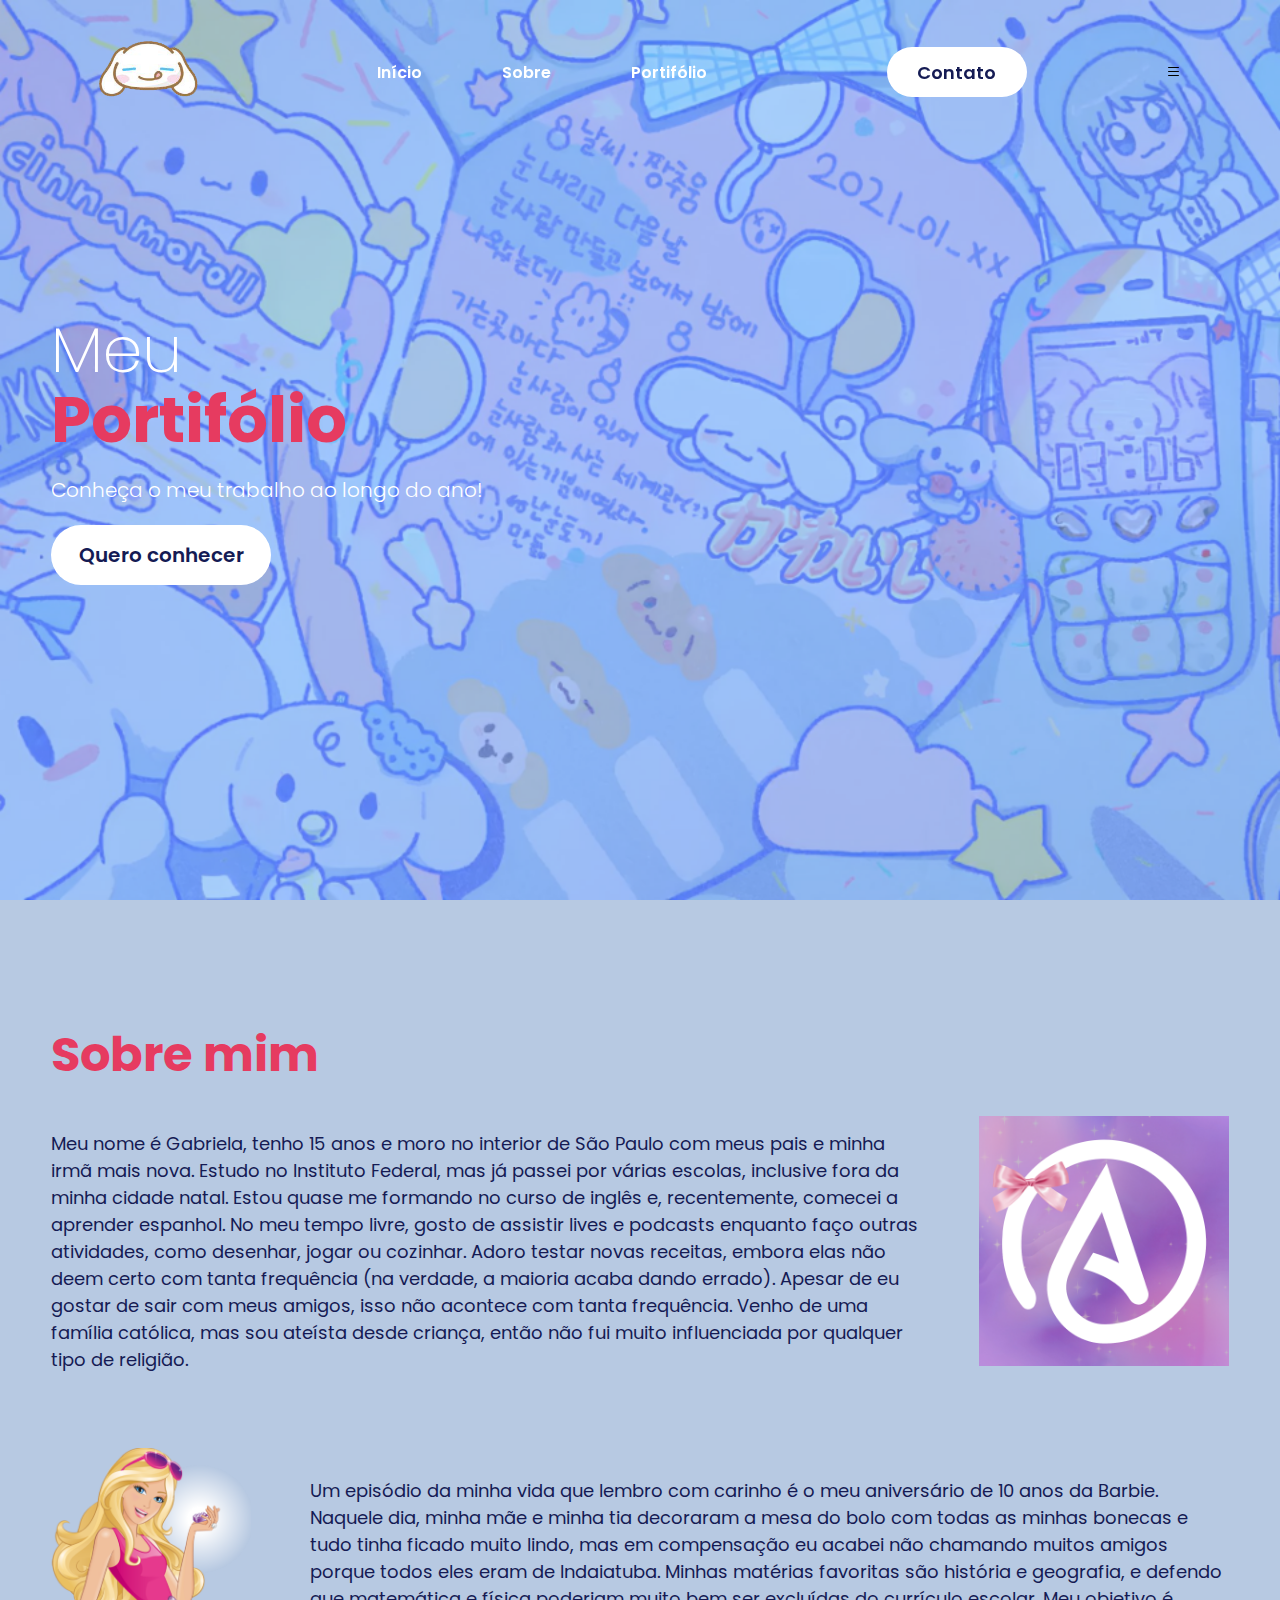
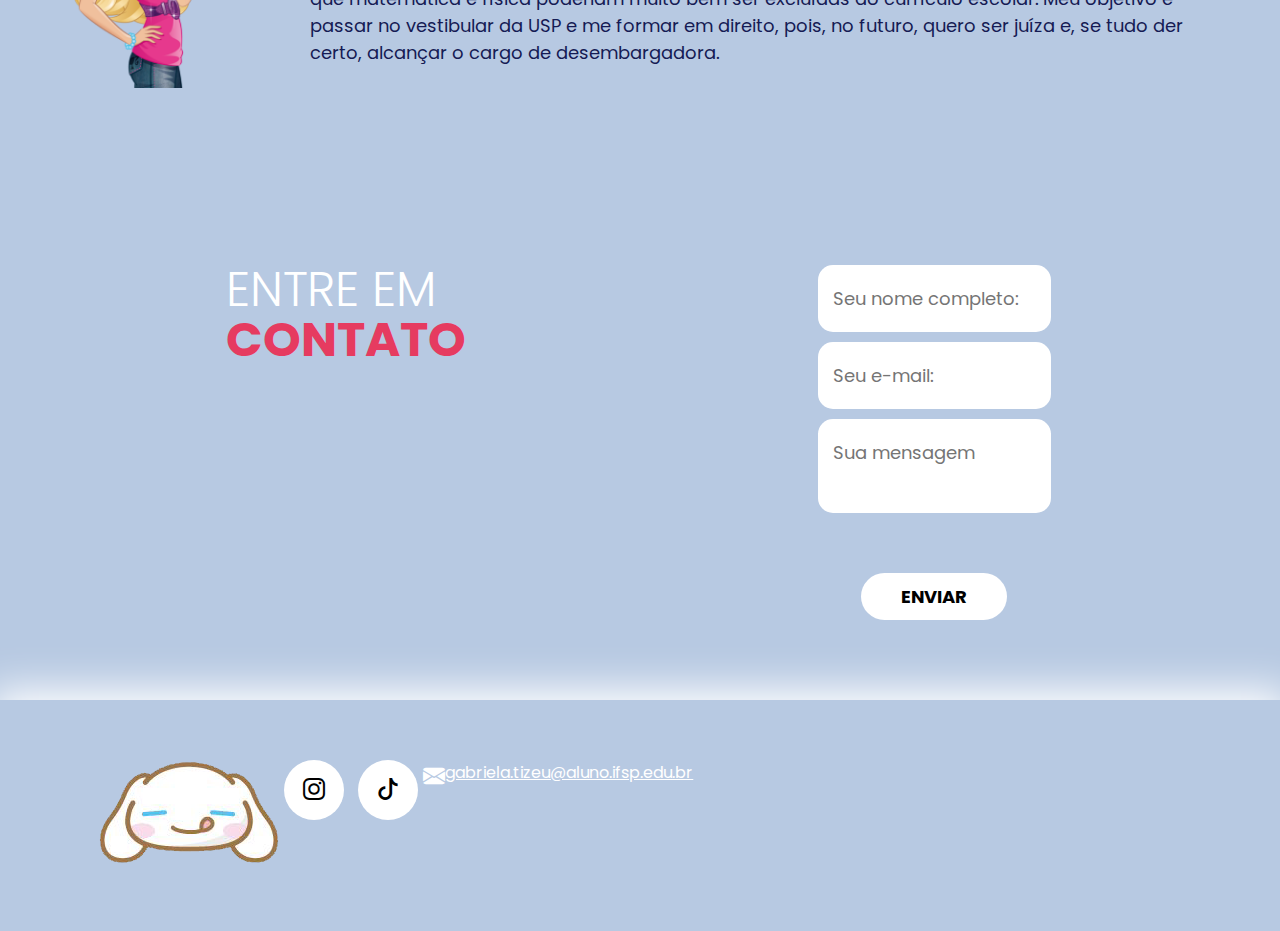
<file: index.html>
<!DOCTYPE html>
<html lang="pt-br">
<head>
    <meta charset="UTF-8">
    <meta name="viewport" content="width=device-width, initial-scale=1.0">
    <link rel="preconnect" href="https://fonts.googleapis.com">
    <link rel="preconnect" href="https://fonts.gstatic.com" crossorigin>
    <link href="https://fonts.googleapis.com/css2?family=Poppins:ital,wght@0,100;0,200;0,300;0,400;0,500;0,600;0,700;0,800;0,900;1,100;1,200;1,300;1,400;1,500;1,600;1,700;1,800;1,900&display=swap" rel="stylesheet">
    <link rel="stylesheet" href="https://cdn.jsdelivr.net/npm/bootstrap-icons@1.10.5/font/bootstrap-icons.css">
    <link rel="stylesheet" href="style.css">

    <script src="menu.js" defer></script>

    <title>cinnamoroll</title>
</head>
<body>
    
    <header id="header">
        <div class="interface">
            <div class="logo">
                <a href="#inicio">
                    <img src="images/cin.png" alt="logotipo">
                </a>
            </div><!--logo-->

            <nav class="menu-desktop">
                <ul>
                    <li><a href="#inicio">Início</a></li>
                    <li><a href="#sobre">Sobre</a></li>
                    <li><a href="portifolio.html">Portifólio</a></li>
                </ul>
            </nav>

            <div class="btn-contato">
                <a href="#contato">
                    <button>Contato</button>
                </a>
            </div><!--btn-contato-->

            <div class="btn-abrir-menu" id="btn-menu">
                <i class="bi bi-list"></i>
            </div>
        </div><!--interface-->
    </header>

    <section class="topo-do-site" id="inicio">
        <div class="interface">
            <div class="txt-topo-site">
                <h1>Meu <span>Portifólio</span></h1>
                <p>Conheça o meu trabalho ao longo do ano!</p>

                <a href="portifolio.html">
                    <button>Quero conhecer</button>
                </a>
        </div><!--interface-->
    </section><!--topo-do-site-->

    <section class="autobiografia" id="sobre">
        <div class="interface">
            <div class="flex">
                <article class="primeiraParte">
                    <div class="txt-itens">
                        <h3>Sobre mim</h3>
                        <p>    Meu nome é Gabriela, tenho 15 anos e moro no interior de São Paulo com meus pais e minha irmã mais nova. Estudo no Instituto Federal, mas já passei por várias escolas, inclusive fora da minha cidade natal. Estou quase me formando no curso de inglês e, recentemente, comecei a aprender espanhol.
                        No meu tempo livre, gosto de assistir lives e podcasts enquanto faço outras atividades, como desenhar, jogar ou cozinhar. Adoro testar novas receitas, embora elas não deem certo com tanta frequência (na verdade, a maioria acaba dando errado).
                        Apesar de eu gostar de sair com meus amigos, isso não acontece com tanta frequência. Venho de uma família católica, mas sou ateísta desde criança, então não fui muito influenciada por qualquer tipo de religião.</p>
                    </div>
                    
                    <div class="img-itens">
                        <img src="images/fotoAt.png" alt="">
                    </div>
                </article>

                <br>

                <article class="segundaParte">
                    <div class="img-itens">
                        <img src="images/fotoBa.png" alt="">
                    </div>
                        
                    <div class="txt-itens">
                        <p>    Um episódio da minha vida que lembro com carinho é o meu aniversário de 10 anos da Barbie. Naquele dia, minha mãe e minha tia decoraram a mesa do bolo 
                        com todas as minhas bonecas e tudo tinha ficado muito lindo, mas em compensação eu acabei não chamando muitos amigos porque todos eles eram de Indaiatuba.
                        Minhas matérias favoritas são história e geografia, e defendo que matemática e física poderiam muito bem ser excluídas do currículo escolar. Meu objetivo é 
                        passar no vestibular da USP e me formar em direito, pois, no futuro, quero ser juíza e, se tudo der certo, alcançar o cargo de desembargadora.</p>
                    </div>
                    
                </article>
            </div><!--flex-->
        </div><!--interface-->
    </section><!--autobiografia-->

    <section class="contato" id="contato">
        <div class="interface">
            <article class="txt-contato">
                <h2>ENTRE EM<br><span>CONTATO</span></h2>
            </article>

            <article class="formulario">
                <form action="">
                    <input type="text" name="" id="" placeholder="Seu nome completo:" required>
                    <input type="text" name="" id="" placeholder="Seu e-mail:" required>
                    <textarea name="" id="" placeholder="Sua mensagem" required></textarea>
                    <div class="btn-enviar"><input type="submit" value="ENVIAR"></div>
                </form>
            </article>
        </div><!--interface-->
    </section><!--contato-->

    <footer>
        <div class="interface">
            <div class="line-footer">
                <div class="flex">
                    <div class="logo-footer">
                        <img src="images/cin.png" alt="logotipo">
                    </div><!--logo-footer-->
                    <div class="btn-social">
                        <a href="https://www.instagram.com/gabi.tizeu/profilecard/?igsh=cHhjb2w1M3liZ3kz"><button><i class="bi bi-instagram"></i></button></a>
                        <a href="https://www.tiktok.com/@iggabbi?is_from_webapp=1&sender_device=pc"><button><i class="bi bi-tiktok"></i></button></a>
                    </div><!--btn-social-->
                </div>
            </div><!--line-footer-->

            <div class="line-footer borda">
                <p><i class="bi bi-envelope-fill"></i> <a href="mailto:gabriela.tizeu@aluno.ifsp.edu.br">gabriela.tizeu@aluno.ifsp.edu.br</a></p>
            </div><!--line-footer-->
        </div><!--interface-->
    </footer>

</body>
</html>
</file>
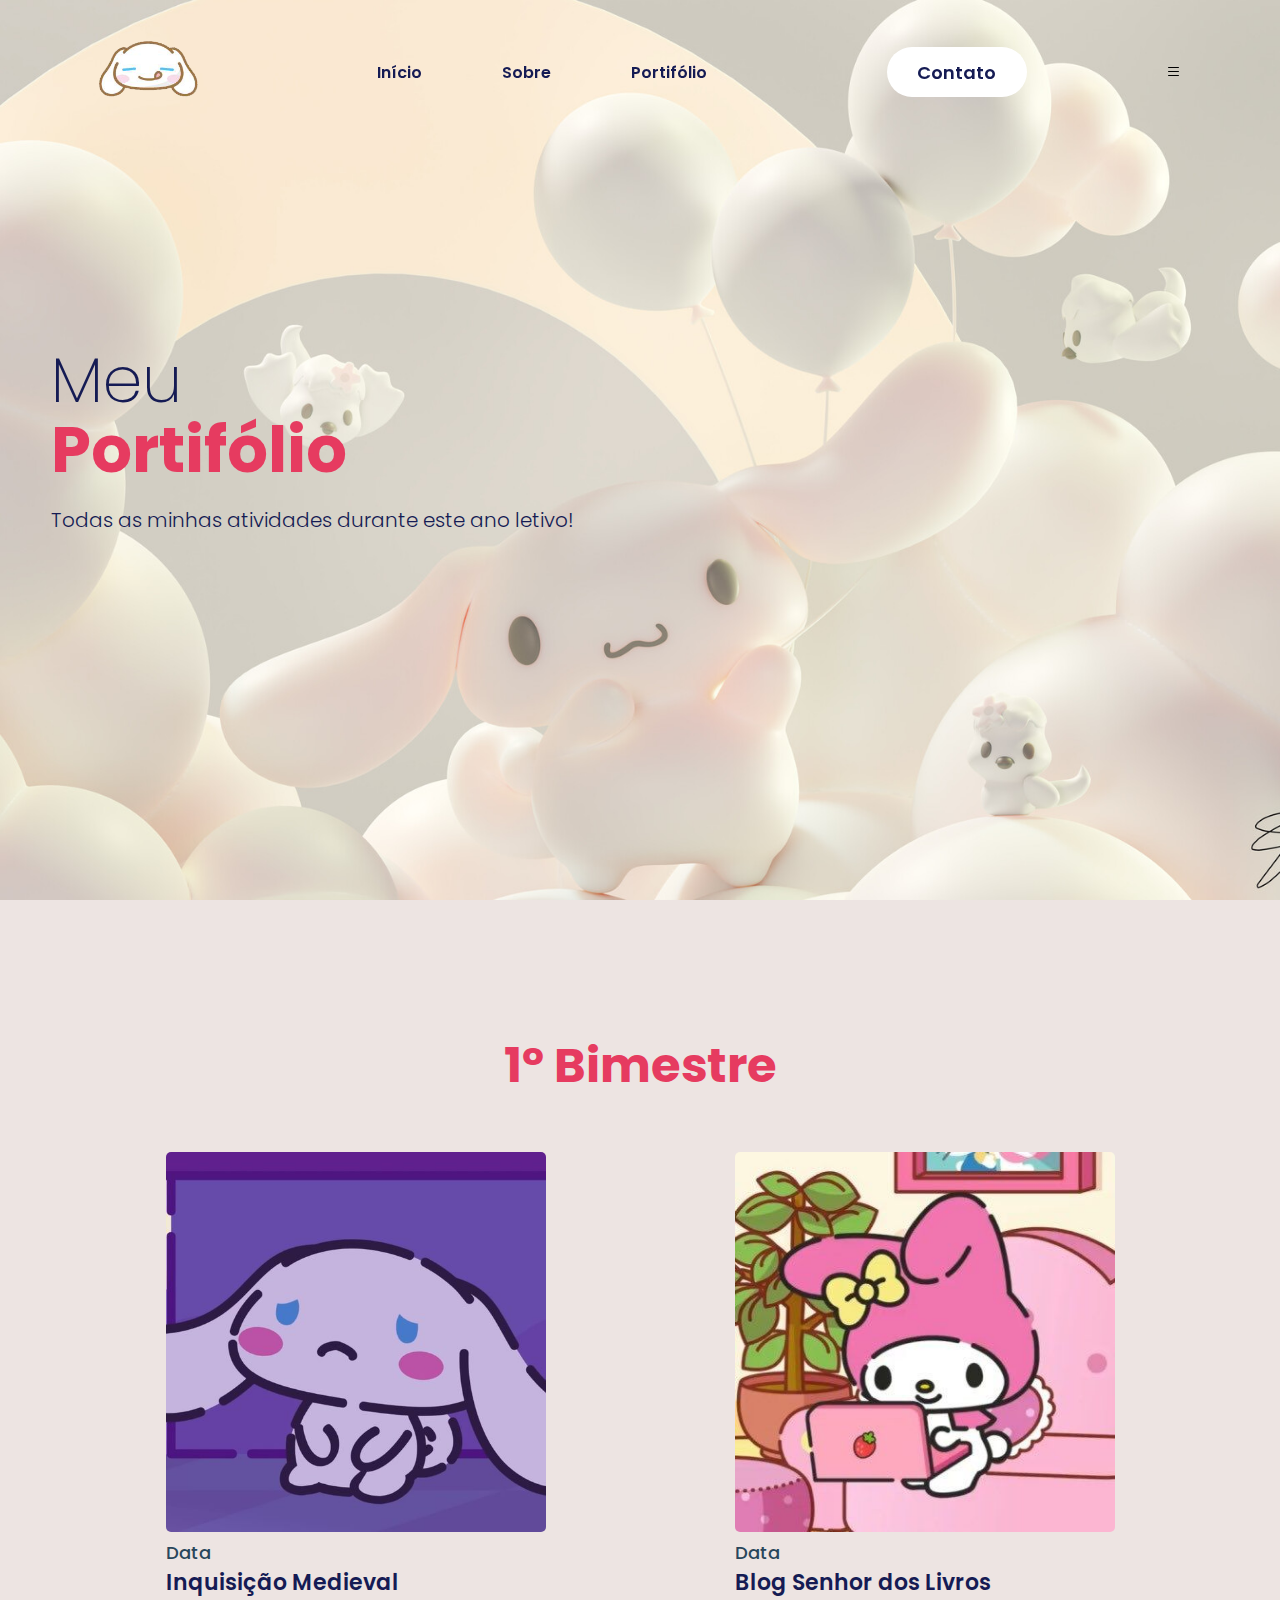
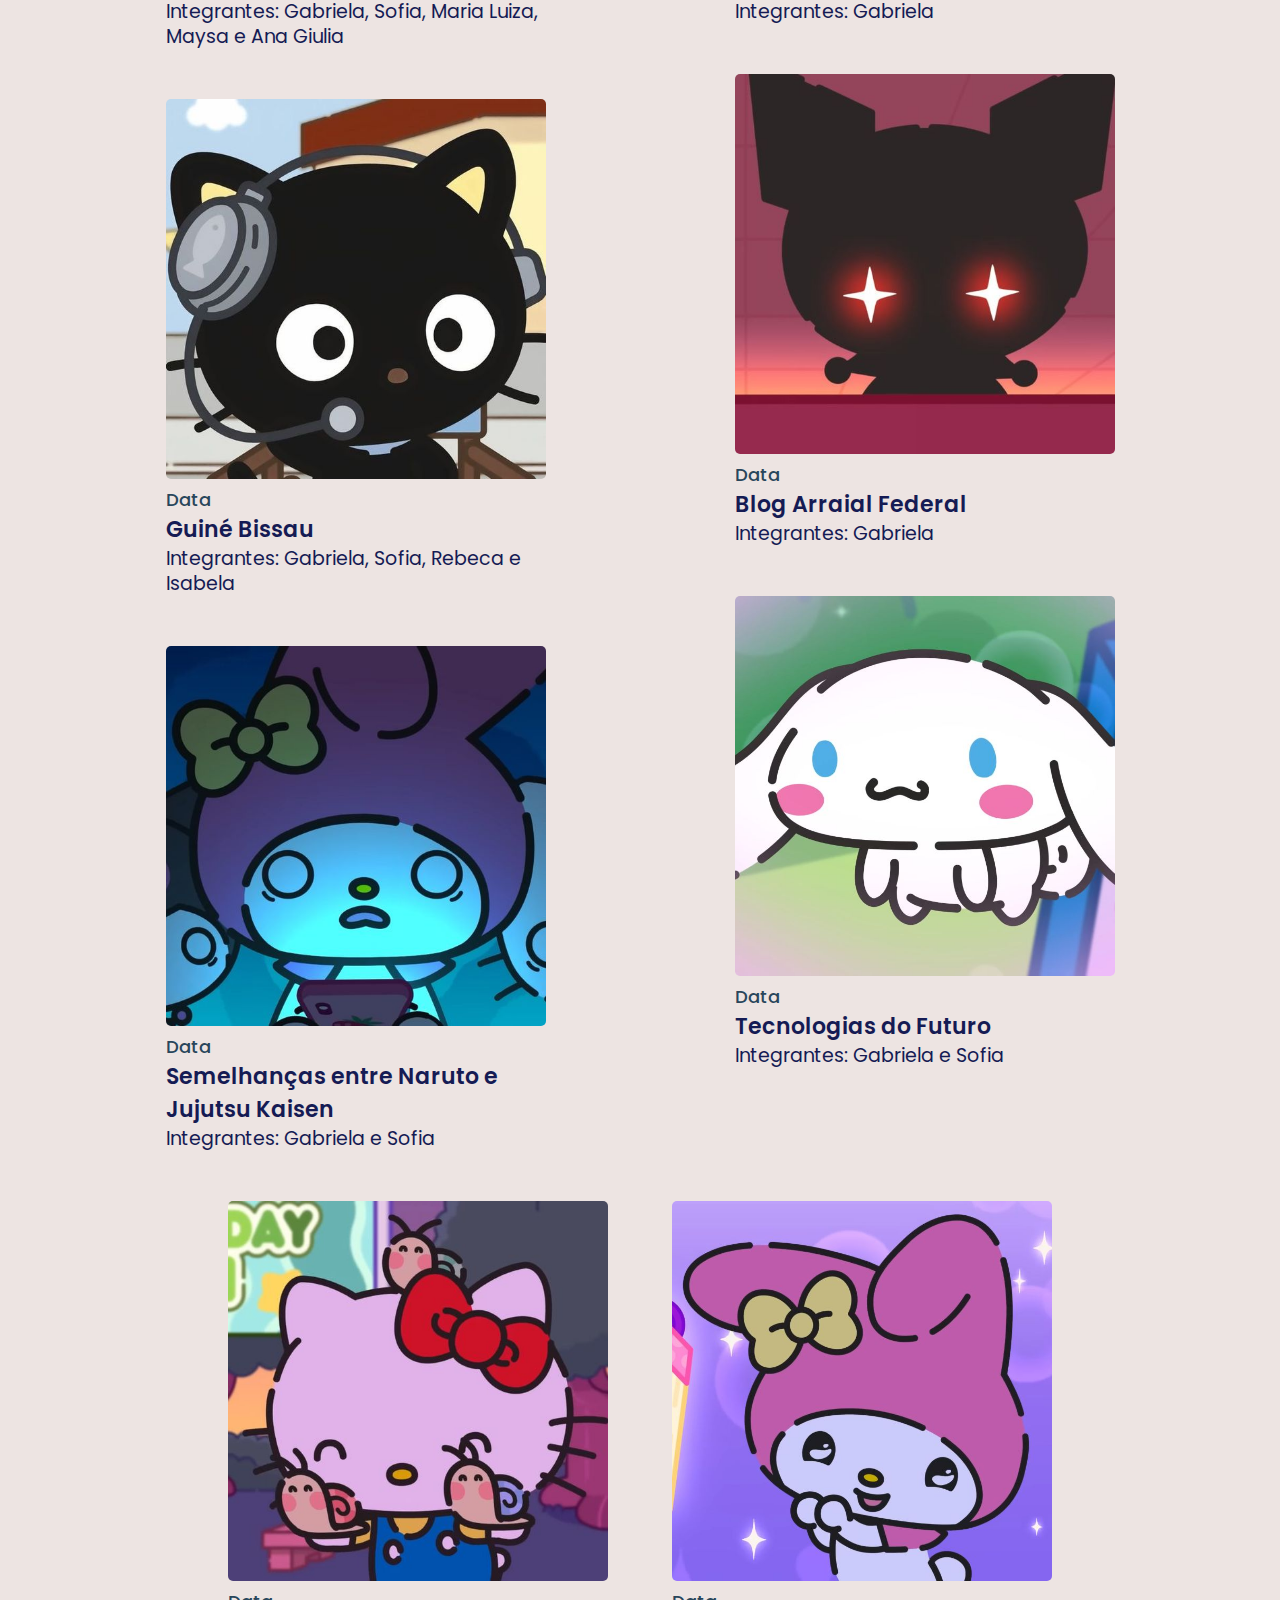
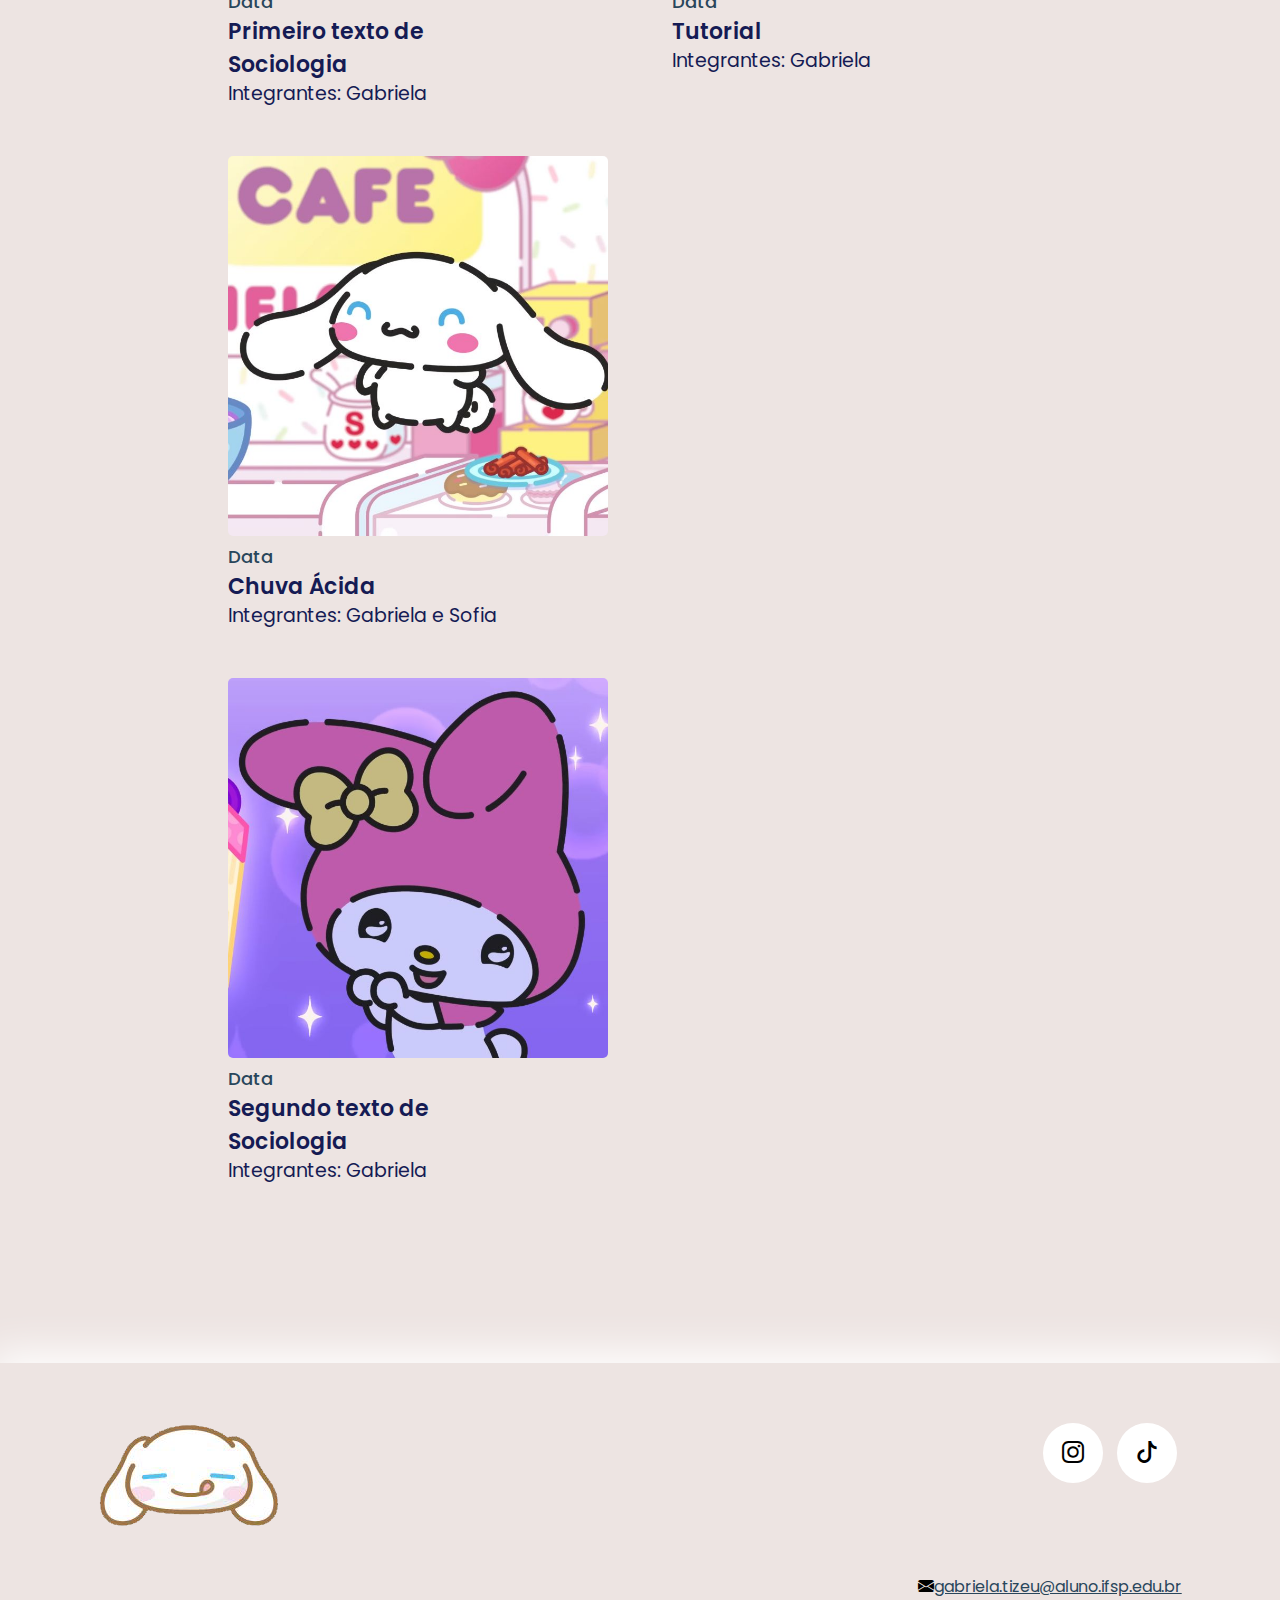
<file: portifolio.html>
<!DOCTYPE html>
<html lang="pt-br">
<head>
    <meta charset="UTF-8">
    <meta name="viewport" content="width=device-width, initial-scale=1.0">
    <link rel="preconnect" href="https://fonts.googleapis.com">
    <link rel="preconnect" href="https://fonts.gstatic.com" crossorigin>
    <link href="https://fonts.googleapis.com/css2?family=Poppins:ital,wght@0,100;0,200;0,300;0,400;0,500;0,600;0,700;0,800;0,900;1,100;1,200;1,300;1,400;1,500;1,600;1,700;1,800;1,900&display=swap" rel="stylesheet">
    <link rel="stylesheet" href="https://cdn.jsdelivr.net/npm/bootstrap-icons@1.10.5/font/bootstrap-icons.css">
    <link rel="stylesheet" href="stylePort.css">

    <script src="menu.js" defer></script>

    <title>portifólio</title>
</head>
<body>
    
    <header id="header">
        <div class="interface">
            <div class="logo">
                <a href="#inicio">
                    <img src="images/cin.png" alt="logotipo">
                </a>
            </div><!--logo-->

            <nav class="menu-desktop">
                <ul>
                    <li><a href="#inicio">Início</a></li>
                    <li><a href="#sobre">Sobre</a></li>
                    <li><a href="portifolio.html">Portifólio</a></li>
                </ul>
            </nav>

            <div class="btn-contato">
                <a href="#contato">
                    <button>Contato</button>
                </a>
            </div><!--btn-contato-->

            <div class="btn-abrir-menu" id="btn-menu">
                <i class="bi bi-list"></i>
            </div>
        </div><!--interface-->
    </header>

    <section class="topo-do-site">
        <div class="interface">
            <div class="txt-topo-site">
                <h1>Meu <span>Portifólio</span></h1>
                <p>Todas as minhas atividades durante este ano letivo!</p>
                
        </div><!--interface-->
    </section><!--topo-do-site-->

    <section class="portifolio">
        <div class="titulo-port">
          <h2>1º Bimestre</h2>
        </div>

        <div class="card-port">
            <div class="grupo1">
                <div class="card">
                    <img src="images/icons/icon1.png" alt="">
                    <div class="card-txt">
                        <h4>data</h4>
                        <h3><a href="https://www.canva.com/design/DAGMGSFNUiA/DDpgUBCucu_mf4gUEp5mnA/view?utm_content=DAGMGSFNUiA&utm_campaign=designshare&utm_medium=link&utm_source=editor">Inquisição Medieval</a></h3>
                        <p>Integrantes: Gabriela, Sofia, Maria Luiza, Maysa e Ana Giulia</p>
                    </div>
                </div>
    
                <div class="card">
                    <img src="images/icons/icon2.png" alt="">
                    <div class="card-txt">
                        <h4>data</h4>
                        <h3><a href="https://www.canva.com/design/DAGMvAgaHFQ/ElmqcjZD0J_nwSavWzbOhA/view?utm_content=DAGMvAgaHFQ&utm_campaign=designshare&utm_medium=link&utm_source=editor">Guiné Bissau</a></h3>
                        <p>Integrantes: Gabriela, Sofia, Rebeca e Isabela</p>
                    </div>
                </div>
    
                <div class="card">
                    <img src="images/icons/icon3.png" alt="">
                    <div class="card-txt">
                        <h4>data</h4>
                        <h3><a href="https://www.canva.com/design/DAGHrILAaHE/MuAgYLZCbbSoHI4Xyzvkhw/view?utm_content=DAGHrILAaHE&utm_campaign=designshare&utm_medium=link&utm_source=editor">Semelhanças entre Naruto e Jujutsu Kaisen</a></h3>
                        <p>Integrantes: Gabriela e Sofia</p>
                    </div>
                </div>
            </div>

            <div class="grupo2">
                <div class="card">
                    <img src="images/icons/icon4.png" alt="">
                    <div class="card-txt">
                        <h4>data</h4>
                        <h3><a href="https://gabrielatizeu.wixsite.com/senhor-dos-livros">Blog Senhor dos Livros</a></h3>
                        <p>Integrantes: Gabriela</p>
                    </div>
                </div>
    
                <div class="card">
                    <img src="images/icons/icon5.png" alt="">
                    <div class="card-txt">
                        <h4>data</h4>
                        <h3><a href="https://arraial-federal.webnode.page">Blog Arraial Federal</a></h3>
                        <p>Integrantes: Gabriela</p>
                    </div>
                </div>
    
                <div class="card">
                    <img src="images/icons/icon6.png" alt="">
                    <div class="card-txt">
                        <h4>data</h4>
                        <h3><a href="https://www.canva.com/design/DAGS8IshfFU/Ui4EB2sIc5K9bNftnQFU3g/view?utm_content=DAGS8IshfFU&utm_campaign=designshare&utm_medium=link&utm_source=editor">Tecnologias do Futuro</a></h3>
                        <p>Integrantes: Gabriela e Sofia</p>
                    </div>
                </div>
            </div>

            <div class="grupo3">
                <div class="card">
                    <img src="images/icons/icon7.png" alt="">
                    <div class="card-txt">
                        <h4>data</h4>
                        <h3><a href="https://ifspedubr-my.sharepoint.com/:w:/g/personal/gabriela_tizeu_aluno_ifsp_edu_br/EZSYJoZStDdIqOhpWRAvTVABLjS4EHRJEf7f7V3TDB18Bw?e=9V0zXQ">Primeiro texto de Sociologia</a></h3>
                        <p>Integrantes: Gabriela</p>
                    </div>
                </div>
    
                <div class="card">
                    <img src="images/icons/icon8.png" alt="">
                    <div class="card-txt">
                        <h4>data</h4>
                        <h3><a href="https://ifspedubr-my.sharepoint.com/:w:/g/personal/gabriela_tizeu_aluno_ifsp_edu_br/EUBx6AcZpSNGoHLrcrqWOGMBfa-O5LYefVTK-AC9SCqd-Q?e=l0yXfL">Chuva Ácida</a></h3>
                        <p>Integrantes: Gabriela e Sofia</p>
                    </div>
                </div>
    
                <div class="card">
                    <img src="images/icons/icon9.png" alt="">
                    <div class="card-txt">
                        <h4>data</h4>
                        <h3><a href="https://ifspedubr-my.sharepoint.com/:w:/g/personal/gabriela_tizeu_aluno_ifsp_edu_br/ETinl5cLD0JIs31pT3UxKEoBa7kANhBMPag7jluyRMn7Hg?e=kKJqd8">Segundo texto de Sociologia</a></h3>
                        <p>Integrantes: Gabriela</p>
                    </div>
                </div>
            </div>

            <div class="grupo4">
                <div class="card">
                    <img src="images/icons/icon9.png" alt="">
                    <div class="card-txt">
                        <h4>data</h4>
                        <h3><a href="https://www.canva.com/design/DAGX0g8LcSs/Li0XvPub5vMTowN_Dt2_7w/view?utm_content=DAGX0g8LcSs&utm_campaign=designshare&utm_medium=link&utm_source=editor">Tutorial</a></h3>
                        <p>Integrantes: Gabriela</p>
                    </div>
                </div>
            </div>
        </div>
    </section>

    <footer>
        <div class="interface">
            <div class="line-footer">
                <div class="flex">
                    <div class="logo-footer">
                        <img src="images/cin.png" alt="logotipo">
                    </div><!--logo-footer-->
                    
                    <div class="btn-social">
                        <a href="https://www.instagram.com/gabi.tizeu/profilecard/?igsh=cHhjb2w1M3liZ3kz"><button><i class="bi bi-instagram"></i></button></a>
                        <a href="https://www.tiktok.com/@iggabbi?is_from_webapp=1&sender_device=pc"><button><i class="bi bi-tiktok"></i></button></a>
                    </div><!--btn-social-->
                </div>
            </div><!--line-footer-->

            <div class="line-footer borda">
                <p><i class="bi bi-envelope-fill"></i> <a href="mailto:gabriela.tizeu@aluno.ifsp.edu.br">gabriela.tizeu@aluno.ifsp.edu.br</a></p>
            </div><!--line-footer-->
        </div><!--interface-->
    </footer>

</body>
</file>
<file: style.css>
/* ESTILO GERAL */
* {
    margin: 0;
    padding: 0;
    box-sizing: border-box;
    font-family: 'Poppins', sans-serif;
}

body {
    background-color: #b7c9e2;
}

.interface {
    max-width: 1280px;
    margin: 0 auto;
    padding: 0 4%;
}

header .btn-contato button, .topo-do-site button {
    color: #151b54;
    font-size: 18px;
    font-weight: 600;
    background-color: #fff;
    border: 0;
    border-radius: 30px;
    cursor: pointer;
    transition: .2s;
}

.flex {
    display: flex;
}

/* ESTILO DO CABEÇALHO */
header {
    width: 100%;
    padding: 40px 4%;
    position: fixed;
    top: 0;
    left: 0;

    transition: .5s;
    z-index: 9999999999999999999999999999;
}

header .interface {
    display: flex;
    justify-content: space-between;
    align-items: center;
}

header .logo img {
    max-width: 100px;
}

header .menu-desktop ul {
    display: flex;
    list-style-type: none;
    padding: 0;
    margin: 0;
}

header .menu-desktop ul li {
    margin: 0 40px;
}

header .menu-desktop ul li a {
    color: #fff;
    font-weight: 600;
    text-decoration: none;
    display: inline-block;
    transition: .2s;
}

.menu-desktop a:hover {
    transform: scale(1.05);
}

header .btn-contato button {
    width: 140px;
    height: 50px;
}

header .btn-contato button:hover, .topo-do-site button:hover {
    box-shadow: 0px 0px 8px #fff;
    transform: scale(1.05);
}

/* MENU DINÂMICO */
header.rolar {
    background-color: #e63b60;
    padding: 20px 0;
    box-shadow: 0 0 8px #00000061;
}

/* ESTILO DO TOPO DO SITE */
section.topo-do-site {
    height: 100vh;
    background-image: url("images/cina.png");
    background-repeat: no-repeat;
    background-size: cover;
    background-position: center;
    color: #fff;
}

.topo-do-site .interface {
    display: flex;
    align-items: center;
    height: 100%;
}

.topo-do-site .txt-topo-site h1 {
    font-size: 4em;
    line-height: 70px;
    font-weight: 200;
}

.topo-do-site .txt-topo-site h1 span {
    color: #e63b60;
    display: block;
    font-weight: 700;
}

.topo-do-site .txt-topo-site p {
    font-size: 20px;
    font-weight: 300;
    margin: 20px 0;
}

.topo-do-site button {
    width: 220px;
    height: 60px;
    font-size: 20px;
}

/* AUTOBIOGRAFIA */
section .autobiografia {
    padding: 80px 0;
}

.interface {
    display: flex;
}

.autobiografia .flex {
    display: flex;
    flex-direction: column;
}

.autobiografia .primeiraParte {
    display: flex;
    align-items: flex-end;
    justify-content: space-between;
    gap: 5%;
    margin-bottom: 50px;
    margin-top: 130px;
}

.autobiografia .segundaParte {
    display: flex;
    align-items: center;
    justify-content: space-between;
    gap: 5%;
    margin-bottom: 60px;
}

.autobiografia .primeiraParte .img-itens img {
    max-width: 250px;
    height: auto;
}

.segundaParte .img-itens img {
    max-width: 200px;
    height: auto;
}

.autobiografia .txt-itens h3 {
    color: #e63b60;
    font-size: 3em;
    line-height: 50px;
    margin-bottom: 50px;
}

.autobiografia .txt-itens p {
    color: #151b54;
    font-size: 18px;
}

/* ESTILO DO FORMULÁRIO DE CONTATO */
section.contato {
    padding: 80px 0;
    margin-top: 30px;
}

.txt-contato, .formulario {
    display: flex;
    width: 50%;
    vertical-align: middle;
    justify-content: space-around;
}

.contato .txt-contato h2 {
    color: #fff;
    font-size: 3em;
    line-height: 50px;
    font-weight: 300;
    margin-bottom: 20px;
}

.contato .txt-contato h2 span {
    color: #e63b60;
    display: block;
    font-weight: 700;
}

.contato .formulario form {
    display: flex;
    flex-direction: column;
    width: 60%;
    margin: 0 auto;
    padding: 0 60px;
}

form input[type="text"],
form input[type="email"],
form textarea {
    width: 100%;
    background-color: #fff;
    border: 0;
    outline: 0;
    padding: 20px 15px;
    border-radius: 15px;
    color: #000;
    font-size: 18px;
    margin-bottom: 10px;
}

form textarea {
    resize: none;
    max-height: 200px;
}

form .btn-enviar {
    margin-top: 50px;
    text-align: center;
}

form .btn-enviar input {
    width: auto;
    padding: 10px 40px;
    background-color: #fff;
    color: #000;
    font-weight: 700;
    font-size: 18px;
    border: 0;
    border-radius: 30px;
    cursor: pointer;
    transition: .2s;
}

form .btn-enviar input:hover {
    box-shadow: 0px 0px 8px #fff;
    transform: scale(1.05);
}

/* ESTILO DO RODAPÉ */
footer {
    padding: 40px 4%;
    background-color: #b7c9e2;
    box-shadow: 0 0 40px 10px #fff;
}

footer .line-footer {
    padding: 20px 0;
    align-items: flex-end;
    justify-content: flex-end;
}

footer .flex {
    display: flex;
    justify-content: space-between;
}

footer .line-footer borda {
    border-top: 2px solid #fff;
}

footer .line-footer p {
    display: flex;
    justify-content: flex-end;
}

footer .line-footer p i {
    color: #fff;
    font-size: 22px;
}

footer .line-footer p a {
    color: #fff;
}

/* BOTÕES SOCIAIS */
.btn-social button {
    width: 60px;
    height: 60px;
    border-radius: 50%;
    border: none;
    background-color: #fff;
    font-size: 22px;
    cursor: pointer;
    margin: 0 5px;
    transition: .2s;
    text-align: center;
}

.btn-social {
    text-align: center;
}
</file>
<file: stylePort.css>
* {
    margin: 0;
    padding: 0;
    box-sizing: border-box;
    font-family: 'Poppins', sans-serif;
}

body {
    background-color: #ede4e2;
}

.interface {
    max-width: 1280px;
    margin: 0 auto;
    padding: 0 4%;
}

.flex {
    display: flex;
}

header .btn-contato button {
    color: #151b54;
    font-size: 18px;
    font-weight: 600;
    background-color: #fff;
    border: 0;
    border-radius: 30px;
    cursor: pointer;
    transition: .2s;
}

/* ESTILO DO CABEÇALHO */
header {
    width: 100%;
    padding: 40px 4%;
    position: fixed;
    top: 0;
    left: 0;

    transition: .5s;
    z-index: 9999999999999999999999999999;
}

header .interface {
    display: flex;
    justify-content: space-between;
    align-items: center;
}

header .logo img {
    max-width: 100px;
}

header .menu-desktop ul {
    display: flex;
    list-style-type: none;
    padding: 0;
    margin: 0;
}

header .menu-desktop ul li {
    margin: 0 40px;
}

header .menu-desktop ul li a {
    color: #151b54;
    font-weight: 600;
    text-decoration: none;
    display: inline-block;
    transition: .2s;
}

.menu-desktop a:hover {
    transform: scale(1.05);
}

header .btn-contato button {
    width: 140px;
    height: 50px;
}

header .btn-contato button:hover, .topo-do-site button:hover {
    box-shadow: 0px 0px 8px #fff;
    transform: scale(1.05);
}

/* MENU DINÂMICO */
header.rolar {
    background-color: #e63b60;
    color: #fff;
    padding: 20px 0;
    box-shadow: 0 0 8px #00000061;
}

header.rolar .menu-desktop {
    color: #fff;
}

/* ESTILO DO TOPO DO SITE */
section.topo-do-site {
    height: 100vh;
    background-image: url("images/cinWh.png");
    background-repeat: no-repeat;
    background-size: cover;
    background-position: center;
}

.topo-do-site .interface {
    display: flex;
    align-items: center;
    height: 100%;
}

.topo-do-site .txt-topo-site h1 {
    color: #151b54;
    font-size: 4em;
    line-height: 70px;
    font-weight: 200;
}

.topo-do-site .txt-topo-site h1 span {
    color: #e63b60;
    display: block;
    font-weight: 700;
}

.topo-do-site .txt-topo-site p {
    color: #151b54;
    font-size: 20px;
    font-weight: 300;
    margin: 20px 0;
}

/* PORTIFÓLIO */
section.portifolio {
    background-color: #ede4e2;
}

.titulo-port h2 {
    text-align: center;
    color: #e63b60;
    font-size: 3em;
    text-transform: capitalize;
    font-weight: 700;
    margin-bottom: 50px;
    margin-top: 130px;
}

.card img {
    width: 380px;
    height: auto;
    border-radius: 5px;
}

.card-port {
    display: flex;
    justify-content: center;
    gap: 5%;
    margin-bottom: 130px;
    flex-wrap: wrap;
}

.card-txt {
    margin-bottom: 50px;
    max-width: 80%;
}

.card h4 {
    color: #29465b;
    font-size: 18px;
    text-transform: capitalize;
    font-weight: 500;
}

.card h3 a {
    color: #151b54;
    font-size: 22px;
    font-weight: 600;
    text-decoration: none;
}

.card p {
    color: #151b54;
    font-size: 19px;
    max-width: 380px;
    line-height: 25px;
    margin-bottom: 12px;
}

/* RODAPÉ */
footer {
    padding: 40px 4%;
    background-color: #ede4e2;
    box-shadow: 0 0 40px 10px #fff;
}

footer .line-footer {
    padding: 20px 0;
    align-items: flex-end;
    justify-content: flex-end;
}

footer .flex {
    display: flex;
    justify-content: space-between
}

footer .line-footer borda {
    border-top: 2px solid #fff;
}

footer .line-footer p {
    display: flex;
    justify-content: flex-end;
}

footer .line-footer p i {
    color: #fff29465b
    font-size: 22px;
}

footer .line-footer p a {
    color: #29465b;
}

/* BOTÕES SOCIAIS */
.btn-social button {
    width: 60px;
    height: 60px;
    border-radius: 50%;
    border: none;
    background-color: #fff;
    font-size: 22px;
    cursor: pointer;
    margin: 0 5px;
    transition: .2s;
    text-align: center;
}

.btn-social {
    text-align: center;
}
</file>
